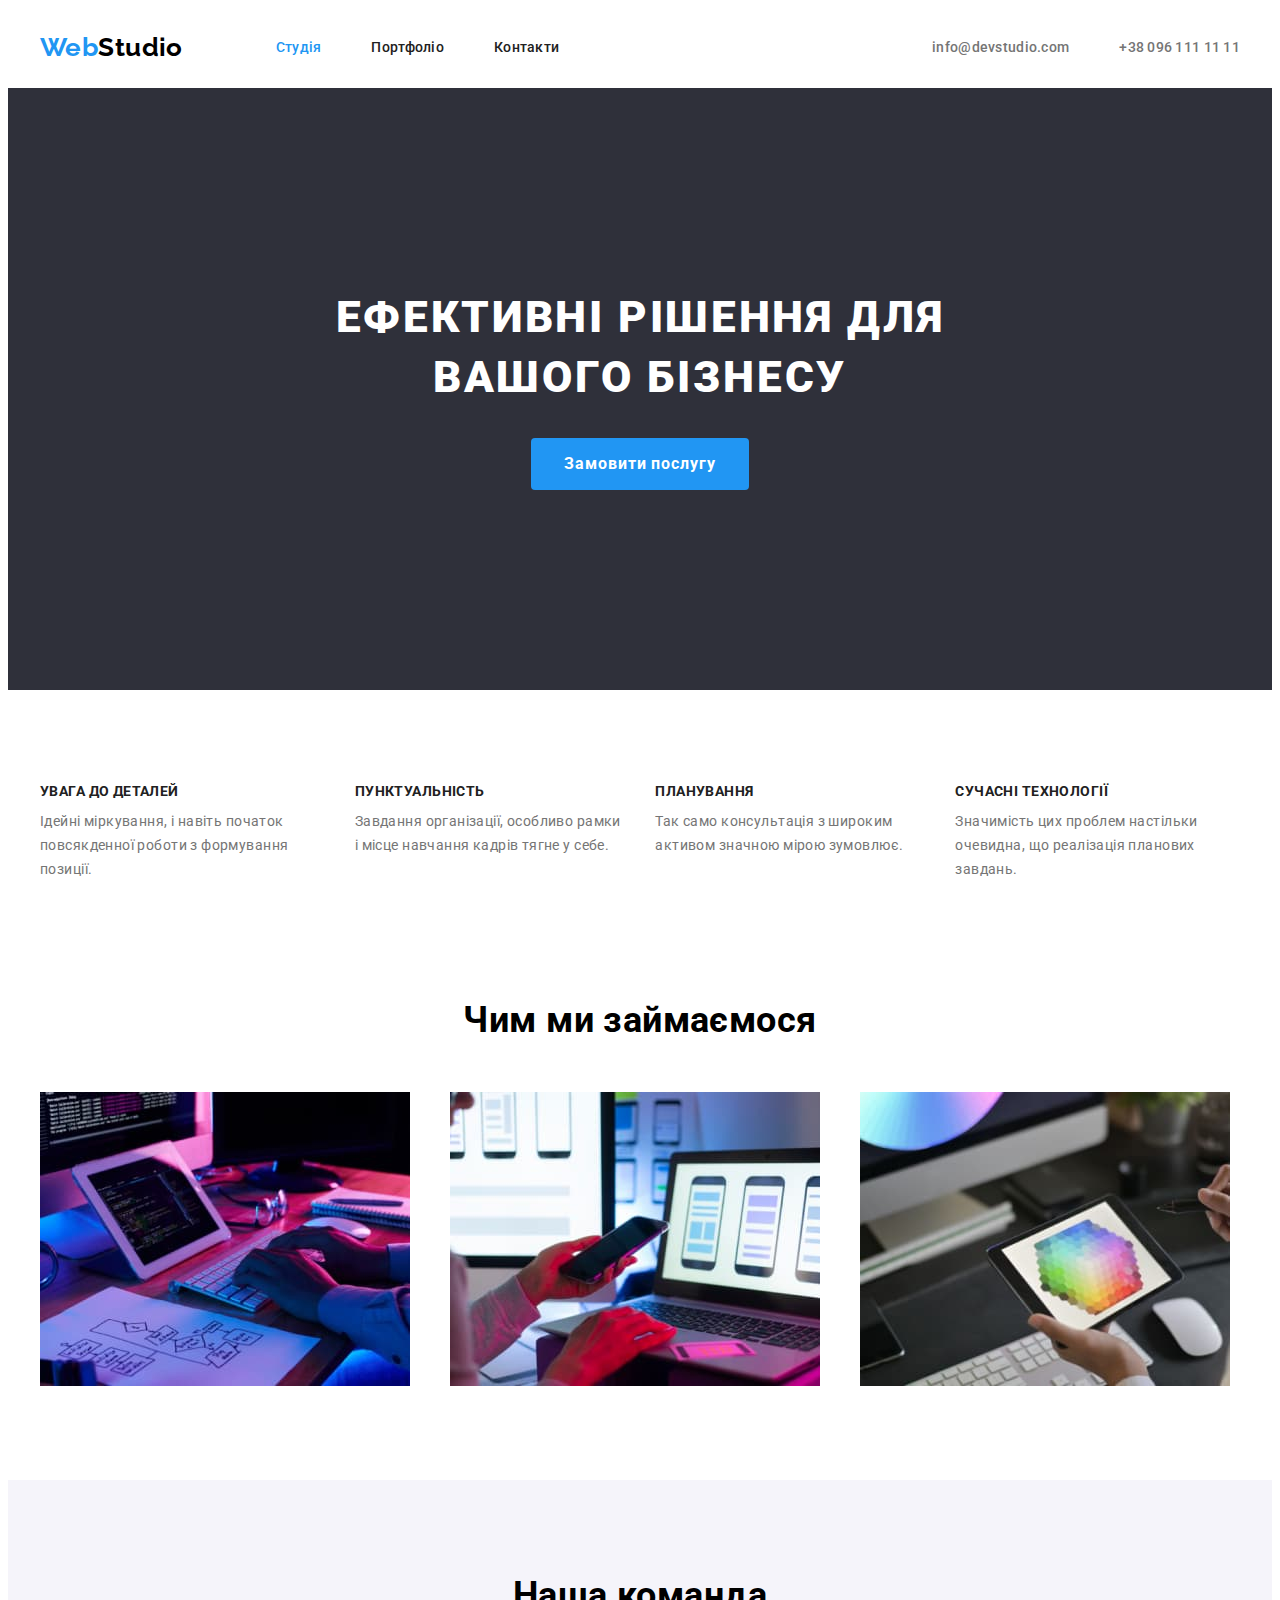
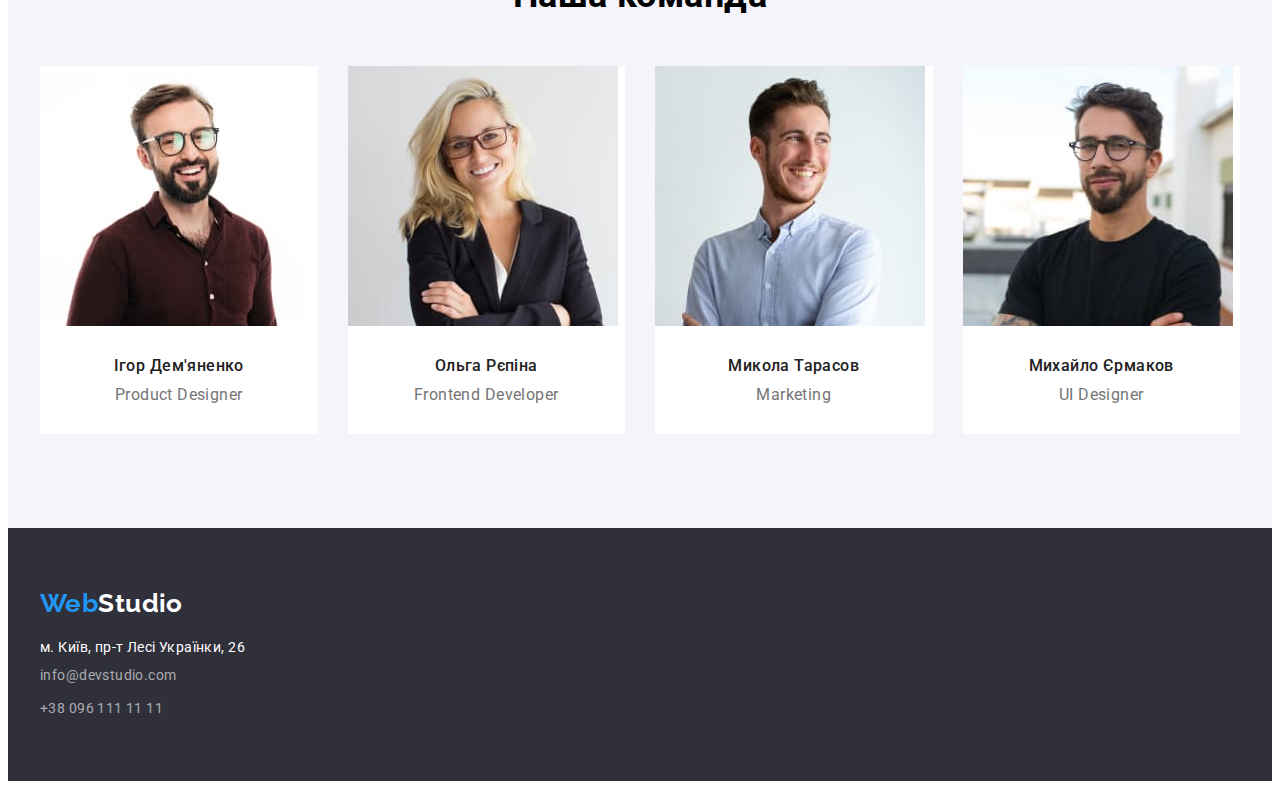
<file: index.html>
<!DOCTYPE html>
<html lang="uk">
  <head>
    <meta charset="UTF-8" />
    <meta http-equiv="X-UA-Compatible" content="IE=edge" />
    <meta name="viewport" content="width=device-width, initial-scale=1.0" />
    <link rel="preconnect" href="https://fonts.googleapis.com" />
    <link rel="preconnect" href="https://fonts.gstatic.com" crossorigin />
    <link
      href="https://fonts.googleapis.com/css2?family=Raleway:wght@700&family=Roboto:wght@400;500;700;900&display=swap"
      rel="stylesheet"
    />
    <link
      rel="stylesheet"
      href="https://cdnjs.cloudflare.com/ajax/libs/modern-normalize/1.1.0/modern-normalize.min.css"
      integrity="sha512-wpPYUAdjBVSE4KJnH1VR1HeZfpl1ub8YT/NKx4PuQ5NmX2tKuGu6U/JRp5y+Y8XG2tV+wKQpNHVUX03MfMFn9Q=="
      crossorigin="anonymous"
      referrerpolicy="no-referrer"
    />
    <title>Document</title>
    <link rel="stylesheet" href="./css/styles.css" />
  </head>
  <body>
    <header class="header">
      <div class="container header-container">
        <a class="logo link" href="./index.html"
          >Web<span class="logo-color-black">Studio</span></a
        >
        <nav class="navigation">
          <ul class="header-nav list">
            <li>
              <a class="header-nav-link link current" href="#">Студія</a>
            </li>
            <li>
              <a class="header-nav-link link" href="./portfolio.html"
                >Портфоліо</a
              >
            </li>
            <li><a class="header-nav-link link" href="#">Контакти</a></li>
          </ul>
        </nav>

        <ul class="contact list">
          <li class="contact-item">
            <a class="contact-link link" href="mailto:info@devstudio.com"
              >info@devstudio.com</a
            >
          </li>
          <li class="contactt-item">
            <a class="contact-link link" href="tel:+380961111111"
              >+38 096 111 11 11</a
            >
          </li>
        </ul>
      </div>
    </header>

    <main>
      <section class="hero">
        <div class="container">
          <h1 class="hero-title">Ефективні рішення для вашого бізнесу</h1>
          <button type="button" class="hero-btn btn">Замовити послугу</button>
        </div>
      </section>

      <section class="features">
        <div class="container">
          <h2 class="features-title visually-hidden">Особливості</h2>
          <ul class="features-list list">
            <li class="features-item">
              <h3 class="features-item-titel">УВАГА ДО ДЕТАЛЕЙ</h3>
              <p class="features-item-text section-text">
                Ідейні міркування, і навіть початок повсякденної роботи з
                формування позиції.
              </p>
            </li>
            <li class="features-item">
              <h3 class="features-item-titel">ПУНКТУАЛЬНІСТЬ</h3>
              <p class="features-item-text section-text">
                Завдання організації, особливо рамки і місце навчання кадрів
                тягне у себе.
              </p>
            </li>
            <li class="features-item">
              <h3 class="features-item-titel">ПЛАНУВАННЯ</h3>
              <p class="features-item-text section-text">
                Так само консультація з широким активом значною мірою зумовлює.
              </p>
            </li>
            <li>
              <h3 class="features-item-titel">СУЧАСНІ ТЕХНОЛОГІЇ</h3>
              <p class="features-item-text section-text">
                Значимість цих проблем настільки очевидна, що реалізація
                планових завдань.
              </p>
            </li>
          </ul>
        </div>
      </section>

      <section class="our-work">
        <div class="container">
          <h2 class="our-work-titel section-title">Чим ми займаємося</h2>
          <ul class="our-work-list list">
            <li class="our-work-item">
              <img
                src="./images/our-work1.jpg"
                alt="співробітник працює на комп'ютері"
                width="370"
                height="294"
              />
            </li>
            <li class="our-work-item">
              <img
                src="./images/our-work2.jpg"
                alt="співробітник працює на комп'ютері зі смартфоном"
                width="370"
                height="294"
              />
            </li>
            <li class="our-work-item">
              <img
                src="./images/our-work3.jpg"
                alt="Вибір кольору на планшеті"
                width="370"
                height="294"
              />
            </li>
          </ul>
        </div>
      </section>

      <section class="our-team">
        <div class="container">
          <h2 class="our-team-titel section-title">Наша команда</h2>
          <ul class="our-team-list list">
            <li class="our-team-item">
              <img
                src="./images/igor-demyanenko.jpg"
                alt="Ігор Дем'яненко"
                width="270"
                height="260"
              />
              <div class="our-team-item-in">
                <h3 class="our-team-memeber">Ігор Дем'яненко</h3>
                <p class="our-team-memeber-position">Product Designer</p>
              </div>
            </li>
            <li class="our-team-item">
              <img
                src="./images/olga-repina.jpg"
                alt="Ольга Рєпіна"
                width="270"
                height="260"
              />
              <div class="our-team-item-in">
                <h3 class="our-team-memeber">Ольга Рєпіна</h3>
                <p class="our-team-memeber-position">Frontend Developer</p>
              </div>
            </li>
            <li class="our-team-item">
              <img
                src="./images/mikola-tarasov.jpg"
                alt="Микола Тарасов"
                width="270"
                height="260"
              />
              <div class="our-team-item-in"><h3 class="our-team-memeber">Микола Тарасов</h3>
              <p class="our-team-memeber-position">Marketing</p>
              </div>
               </li> 
            <li class="our-team-item">
              <img
                src="./images/mikhailo-yermakov.jpg"
                alt="Михайло Єрмаков"
                width="270"
                height="260"
              />
              <div class="our-team-item-in">
                <h3 class="our-team-memeber">Михайло Єрмаков</h3>
                <p class="our-team-memeber-position">UI Designer</p>
              </div>
              </li>
              </ul>
          </ul>
        </div>
      </section>
    </main>

    <footer class="contacts">
        <div class="container footer-container">
          <h2 class="contacts-title visually-hidden">Контакти</h2>
          <a class="logo link" href="./index.html"
            >Web<span class="logo-color-white">Studio</span></a
          >
          <address class="contacts-address">
            <ul class="contacts-list">
              <li class="contacts-item">
                <a
                  class="contact-link-color link"
                  href="https://goo.gl/maps/FN6LfRU.C86sZ6Rwg6"
                  target="_blank"
                  rel="noopener noreferrer"
                >
                  м. Київ, пр-т Лесі Українки, 26</a
                >
              </li>
              <li class="contacts-item">
                <a
                  class="contact-addres-link link"
                  href="mailto:info@devstudio.com"
                  >info@devstudio.com</a
                >
              </li>
              <li class="contacts-item">
                <a class="contact-addres-link link" href="tel:+380961111111"
                  >+38 096 111 11 11</a
                >
              </li>
            </ul>
          </address>
        </div>
    </footer>
  </body>
</html>
</file>
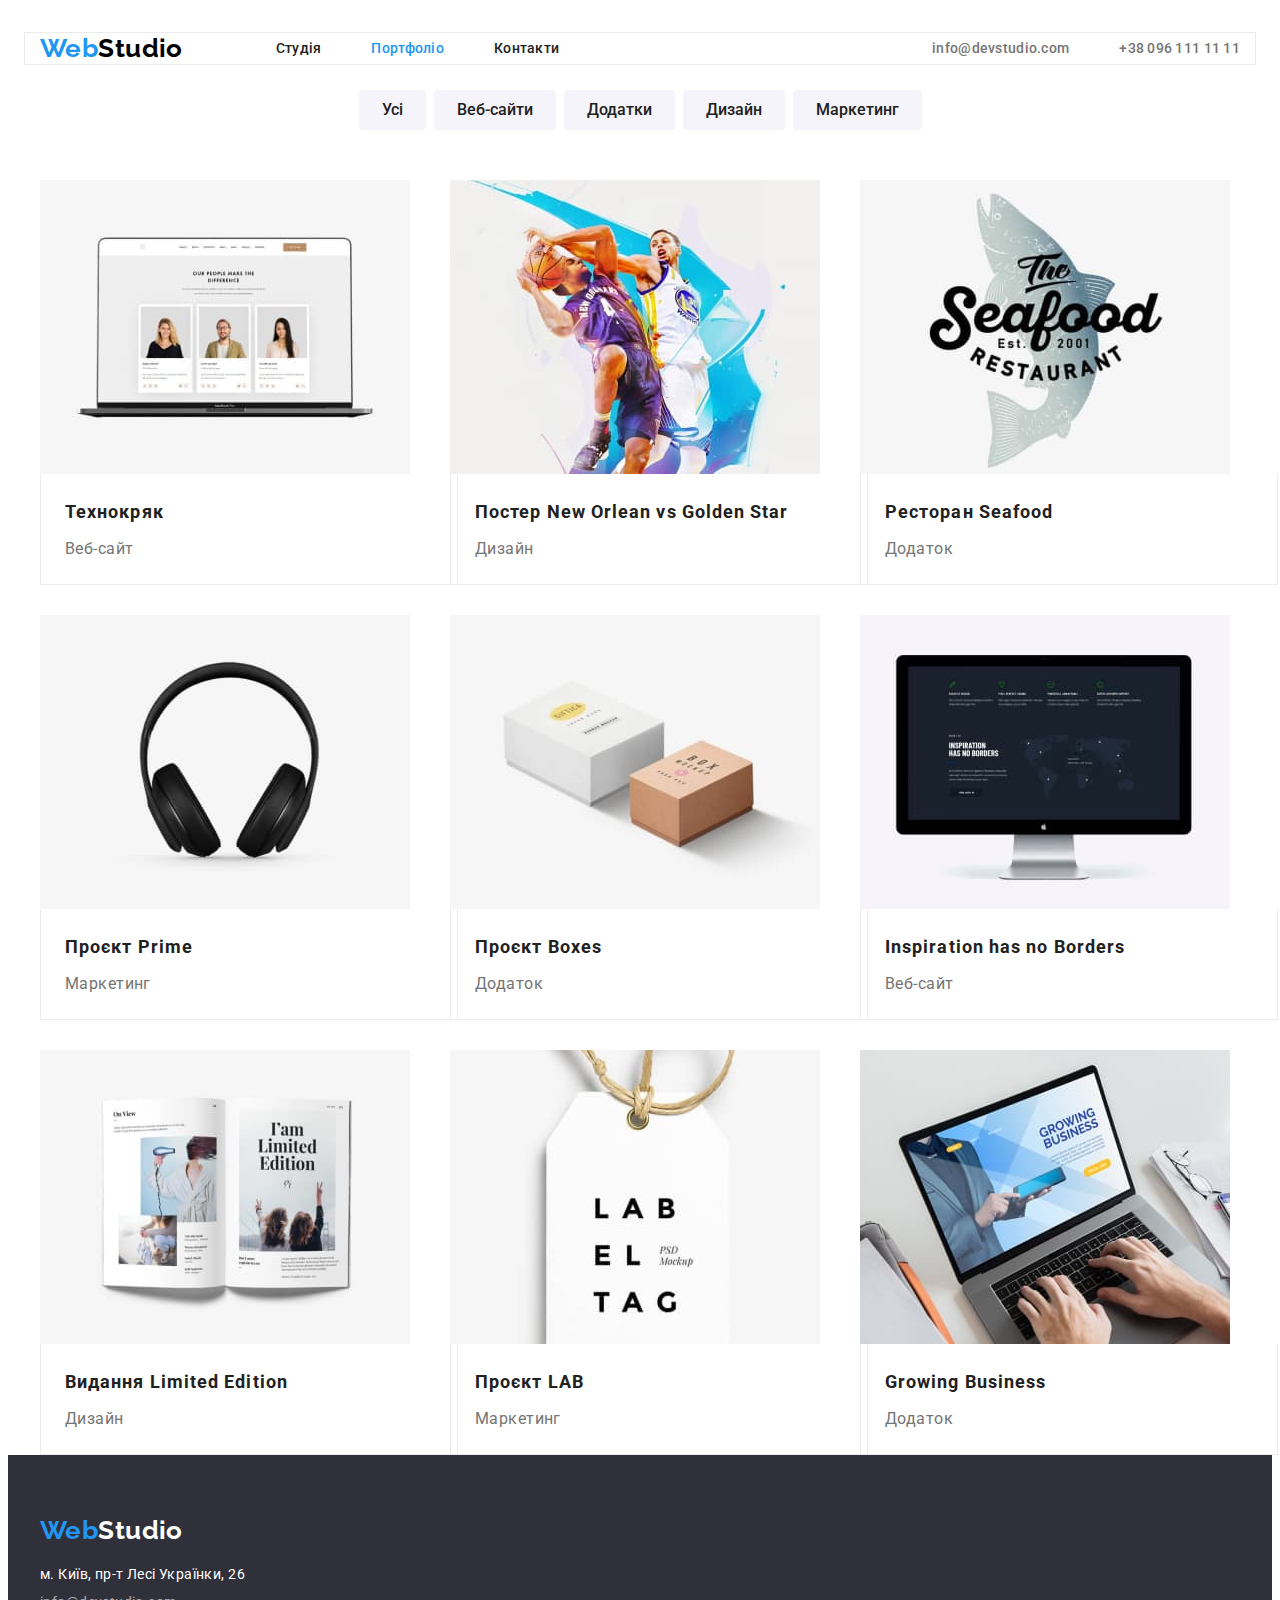
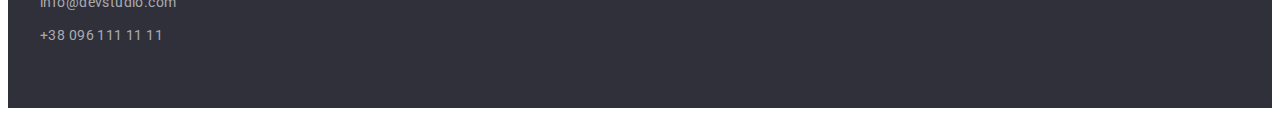
<file: portfolio.html>
<!DOCTYPE html>
<html lang="uk">
  <head>
    <meta charset="UTF-8" />
    <meta http-equiv="X-UA-Compatible" content="IE=edge" />
    <meta name="viewport" content="width=device-width, initial-scale=1.0" />
    <link rel="preconnect" href="https://fonts.googleapis.com" />
    <link rel="preconnect" href="https://fonts.gstatic.com" crossorigin />
    <link
      href="https://fonts.googleapis.com/css2?family=Raleway:wght@700&family=Roboto:wght@400;500;700;900&display=swap"
      rel="stylesheet"
    />

    <link
      rel="stylesheet"
      href="https://cdnjs.cloudflare.com/ajax/libs/modern-normalize/1.1.0/modern-normalize.min.css"
      integrity="sha512-wpPYUAdjBVSE4KJnH1VR1HeZfpl1ub8YT/NKx4PuQ5NmX2tKuGu6U/JRp5y+Y8XG2tV+wKQpNHVUX03MfMFn9Q=="
      crossorigin="anonymous"
      referrerpolicy="no-referrer"
    />

    <title>Portfolio</title>
    <link rel="stylesheet" href="./css/styles.css" />
  </head>
  <body>
    <header class="header">
      <div class="container header-container header-container-portfolio">
        <a class="logo link" href="./index.html"
          >Web<span class="logo-color-black">Studio</span></a
        >
        <nav class="navigation">
          <ul class="header-nav list">
            <li>
              <a class="header-nav-link link" href="./index.html">Студія</a>
            </li>
            <li>
              <a class="header-nav-link link current" href="#"
                >Портфоліо</a
              >
            </li>
            <li><a class="header-nav-link link" href="#">Контакти</a></li>
          </ul>
        </nav>

        <ul class="contact list">
          <li class="contact-item">
            <a class="contact-link link" href="mailto:info@devstudio.com"
              >info@devstudio.com</a
            >
          </li>
          <li class="contactt-item">
            <a class="contact-link link" href="tel:+380961111111"
              >+38 096 111 11 11</a
            >
          </li>
        </ul>
      </div>
    </header>

    <main>
      <section class="portfolio section">
        <div class="container">
          <h1 class="portfolio-title visually-hidden">Портфоліо</h1>
          <ul class="portfolio-filter list">
            <li class="portfolio-filter-btn">
              <button type="button" class="portfolio-btn btn">Усі</button>
            </li>
            <li class="portfolio-filter-btn">
              <button type="button" class="portfolio-btn btn">Веб-сайти</button>
            </li>
            <li class="portfolio-filter-btn">
              <button type="button" class="portfolio-btn btn">Додатки</button>
            </li>
            <li class="portfolio-filter-btn">
              <button type="button" class="portfolio-btn btn">Дизайн</button>
            </li>
            <li class="portfolio-filter-btn">
              <button type="button" class="portfolio-btn btn">Маркетинг</button>
            </li>
          </ul>
          <ul class="portfolio-project list">
            <li class="portfolio-project-list">
              <a class="portfolio-project-list link" href="#">
                <img
                  src="./images/technoquack.jpg"
                  alt="Веб-сайт Технокряк"
                  width="370"
                  height="294"
                />
                <div class="portfolio-project-list-border">
                  <h2 class="portfolio-project-title">Технокряк</h2>
                  <p class="portfolio-project-text">Веб-сайт</p>
                </div>
              </a>
            </li>
            <li class="portfolio-project-list">
              <a class="portfolio-project-list link" href="#">
                <img
                  src="./images/new-orlean-vs-golden-star.jpg"
                  alt="Постер New Orlean vs Golden Star"
                  width="370"
                  height="294"
                />
                <div class="portfolio-project-list-border">
                  <h2 class="portfolio-project-title">
                    Постер New Orlean vs Golden Star
                  </h2>
                  <p class="portfolio-project-text">Дизайн</p>
                </div>
              </a>
            </li>
            <li class="portfolio-project-list">
              <a class="portfolio-project-list link" href="#">
                <img
                  src="./images/seafood-restaurant.jpg"
                  alt="Додаток Ресторан Seafood"
                  width="370"
                  height="294"
                />
                <div class="portfolio-project-list-border">
                  <h2 class="portfolio-project-title">Ресторан Seafood</h2>
                  <p class="portfolio-project-text">Додаток</p>
                </div>
              </a>
            </li>
            <li class="portfolio-project-list">
              <a class="portfolio-project-list link" href="#">
                <img
                  src="./images/project-prime.jpg"
                  alt="Проєкт Prime"
                  width="370"
                  height="294"
                />
                <div class="portfolio-project-list-border">
                <h2 class="portfolio-project-title">Проєкт Prime</h2>
                <p class="portfolio-project-text">Маркетинг</p>
                </div>
    
              </a>
            </li>
            <li class="portfolio-project-list">
              <a class="portfolio-project-list link" href="#">
                <img
                  src="./images/project-boxes.jpg"
                  alt="Додаток Проєкт Boxes"
                  width="370"
                  height="294"
                />
                <div class="portfolio-project-list-border">
                 <h2 class="portfolio-project-title">Проєкт Boxes</h2>
                <p class="portfolio-project-text">Додаток</p> 
                </div>
        
              </a>
            </li>
            <li class="portfolio-project-list">
              <a class="portfolio-project-list link" href="#">
                <img
                  src="./images/inspiration-has-no-borders.jpg"
                  alt="Веб-сайт Inspiration has no Borders"
                  width="370"
                  height="294"
                />
                <div class="portfolio-project-list-border">
                  <h2 class="portfolio-project-title">
                  Inspiration has no Borders
                </h2>
                <p class="portfolio-project-text">Веб-сайт</p>
              </a>
                </div>
                
            </li>
            <li class="portfolio-project-list">
              <a class="portfolio-project-list link" href="#">
                <img
                  src="./images/edition-limited-edition.jpg"
                  alt="Видання Limited Edition"
                  width="370"
                  height="294"
                />
                <div class="portfolio-project-list-border">
                  <h2 class="portfolio-project-title">
                    Видання Limited Edition
                  </h2>
                  <p class="portfolio-project-text">Дизайн</p>
                </div>
              </a>
            </li>
            <li class="portfolio-project-list">
              <a class="portfolio-project-list link" href="#">
                <img
                  src="./images/lab-project.jpg"
                  alt="Проєкт LAB"
                  width="370"
                  height="294"
                />
                <div class="portfolio-project-list-border">
                  <h2 class="portfolio-project-title">Проєкт LAB</h2>
                  <p class="portfolio-project-text">Маркетинг</p>
                </div>
              </a>
            </li>
            <li class="portfolio-project-list">
              <a class="portfolio-project-list link" href="#">
                <img
                  src="./images/growing-business.jpg"
                  alt="Додаток Growing Business"
                  width="370"
                  height="294"
                />
                <div class="portfolio-project-list-border">
                  <h2 class="portfolio-project-title">Growing Business</h2>
                  <p class="portfolio-project-text">Додаток</p>
                </div>
              </a>
            </li>
          </ul>
        </div>
      </section>
    </main>

    <footer class="contacts">
      <div class="container footer-container">
        <h2 class="contacts-title visually-hidden">Контакти</h2>
        <a class="logo link" href="./index.html"
          >Web<span class="logo-color-white">Studio</span></a
        >
        <address class="contacts-address">
          <ul class="contacts-list">
            <li class="contacts-item">
              <a
                class="contact-link-color link"
                href="https://goo.gl/maps/FN6LfRU.C86sZ6Rwg6"
                target="_blank"
                rel="noopener noreferrer"
              >
                м. Київ, пр-т Лесі Українки, 26</a
              >
            </li>
            <li class="contacts-item">
              <a
                class="contact-addres-link link"
                href="mailto:info@devstudio.com"
                >info@devstudio.com</a
              >
            </li>
            <li class="contacts-item">
              <a class="contact-addres-link link" href="tel:+380961111111"
                >+38 096 111 11 11</a
              >
            </li>
          </ul>
        </address>
      </div>
    </footer>
  </body>
</html>
</file>
<file: css/styles.css>
:root {
  --font-ral: "Roboto", sans-serif;
  --title-color: #212121;
  --text-color: #757575;
  --hover-color: #2196f3;
}

h1,
h2,
h3,
h4,
h5,
h6,
p {
  margin: 0;
}

ul {
  list-style: none;
  margin: 0;
  padding: 0;
}

address {
  font-style: normal;
}

img {
  display: block;
}

body {
  font-family: "Roboto", sans-serif;
  font-size: 14px;
  letter-spacing: 0.03em;
}

.container {
  width: 1200px;
  margin: 0 auto;
  padding-right: 15px;
  padding-left: 15px;
  /*outline: 2px solid red;*/
}

.list {
  list-style: none;
}

.link {
  text-decoration: none;
}

.section-title {
  margin-bottom: 50px;
  font-family: var(--font-ral);
  font-size: 36px;
  line-height: 1.17;
  text-align: center;
}

.section-text {
  margin-top: 10px;
  line-height: 1.71;
}

.btn {
  font-family: inherit;
  text-align: center;
  cursor: pointer;
  border-radius: 4px;
  border: 1px solid transparent;
}

.logo {
  font-family: "Raleway";
  font-style: normal;
  font-weight: 700;
  font-size: 26px;
  line-height: 1.19;
  margin-right: 93px;
  color: var(--hover-color);
}
.logo-color-white {
  color: #ffffff;
}
.logo-color-black {
  color: #000000;
}

/* -----------------HEADER---------------- */

.header{
  padding-top: 24px;
  padding-bottom: 25px;
}

.header-container {
  display: flex;
  align-items: center;
}

.navigation {
  margin-right: auto;
}

.header-nav {
  list-style: none;
  display: flex;
  gap: 50px;
}

.header-nav-link {
  font-weight: 500;
  line-height: 1.14;
  letter-spacing: 0.02em;
  color: var(--title-color);
}

.header-nav-link:hover,
.header-nav-link:focus,
.header-nav-link.current {
  color: var(--hover-color);
}

.contact {
  list-style: none;
  display: flex;
  gap: 50px;
}

.contact-link {
  font-weight: 500;
  line-height: 1.14;
  letter-spacing: 0.02em;
  color: #757575;
}

.contact-link:hover,
.contact-link:focus {
  color: var(--hover-color);
}

.hero {
  background-color: #2f303a;
  padding-top: 200px;
  padding-bottom: 200px;
}

.hero-title {
  display: block;
  margin: 0 auto;
  max-width: 696px;
  font-weight: 900;
  font-size: 44px;
  line-height: 1.36;
  text-align: center;
  letter-spacing: 0.06em;
  text-transform: uppercase;
  margin-bottom: 30px;
  color: #ffffff;
}

.hero-btn {
  display: block;
  margin: 0 auto;
  font-weight: 700;
  font-size: 16px;
  line-height: 1.88;
  letter-spacing: 0.06em;
  padding: 10px 32px;

  color: #ffffff;
  background-color: var(--hover-color);
}

/*-----------Особливості-------*/

 .visually-hidden {
   position: absolute;
   width: 1px;
   height: 1px;
   margin: -1px;
   border: 0;
   padding: 0;
   white-space: nowrap;
   clip-path: inset(100%);
   clip: rect(0 0 0 0);
   overflow: hidden;
 }

.features{
  padding-top: 94px;
  padding-bottom: 118px;
}

.features-list {
  display: flex;
  gap: 30px;
}

.features-item-titel {
  font-size: 14px;
  line-height: 1.14;
  color: var(--title-color);
}

.features-item-text {
  min-width: 270px;
  color: var(--text-color);
}

/*--------Чим ми займаємося----------*/

.our-work{
    padding-bottom: 94px;
}

.our-work-list {
  display: flex;
  gap: 30px;
}

.our-work-item {
  width: calc((100% - 60px) / 3);
}

/*--------Наша команда----------*/

.our-team {
  background-color: #f5f4fa;
  padding-top: 94px;
  padding-bottom: 94px;
}

.our-team-list {
  display: flex;
  gap: 30px;
}

.our-team-memeber {
  font-weight: 500;
  font-size: 16px;
  line-height: 1.19;
  text-align: center;
  color: var(--title-color);
}

.our-team-memeber-position {
  font-size: 16px;
  line-height: 1.19;
  text-align: center;
  margin-top: 10px;
  color: var(--text-color);
}

.our-team-item {
  background-color: #ffffff;
  width: calc((100% - 90px) / 4);
}

.our-team-item-in{
  padding-top: 30px;
  padding-bottom: 30px;
}

/* -----------------CONTaCTS---------------- */

.contacts {
  background-color: #2f303a;
}
.footer-container{
  padding-top: 60px;
  padding-bottom: 60px;
}


.contacts-address {
  font-style: normal;
  margin-top: 20px;
}

.contacts-item{margin-top: 9px;}

.contacts-item:first-child{
  margin-top: 0;
}


.contact-addres-link {
  line-height: 1.71;
  color: rgba(255, 255, 255, 0.6);
}

.contact-link-color {
  color: #ffffff;
}


/* -----------------Portfolio PAGE---------------- */

.header-container-portfolio{
  border: 1px solid #ECECEC;
}

.portfolio-filter {
  margin-bottom: 50px;
  display: flex;
  gap: 8px;
  justify-content: center;
  align-items: center;
}

.portfolio-btn {
  font-weight: 500;
  font-size: 16px;
  line-height: 1.63;
  padding: 6px 22px;
  color: #212121;
  background-color: #f5f4fa;
}

.portfolio-btn:hover,
.portfolio-btn:focus,
.portfolio-btn.current {
  color: #ffffff;
  background-color: var(--hover-color);
}

.portfolio-project {
  display: flex;
  flex-wrap: wrap;
  justify-content: center;
  gap: 30px;
}

.portfolio-project-title{

  margin-bottom: 4px;
  font-size: 18px;
  line-height: 2;
  letter-spacing: 0.06em;
  color: var(--title-color);
}

.portfolio-project-list-border {
  padding-top: 20px;
  padding-bottom: 20px;
  padding-left: 24px;
  padding-right: 24px;
  border-bottom: 1px solid #ECECEC;
  border-right: 1px solid #ECECEC;
  border-left: 1px solid #ECECEC;

  min-width: 368px;  
}
.portfolio-project-list {
 width: calc((100% - 60px) / 3);
}

.portfolio-project-text {

  font-size: 16px;
  line-height: 1.88;
  color: var(--text-color);
}
</file>
